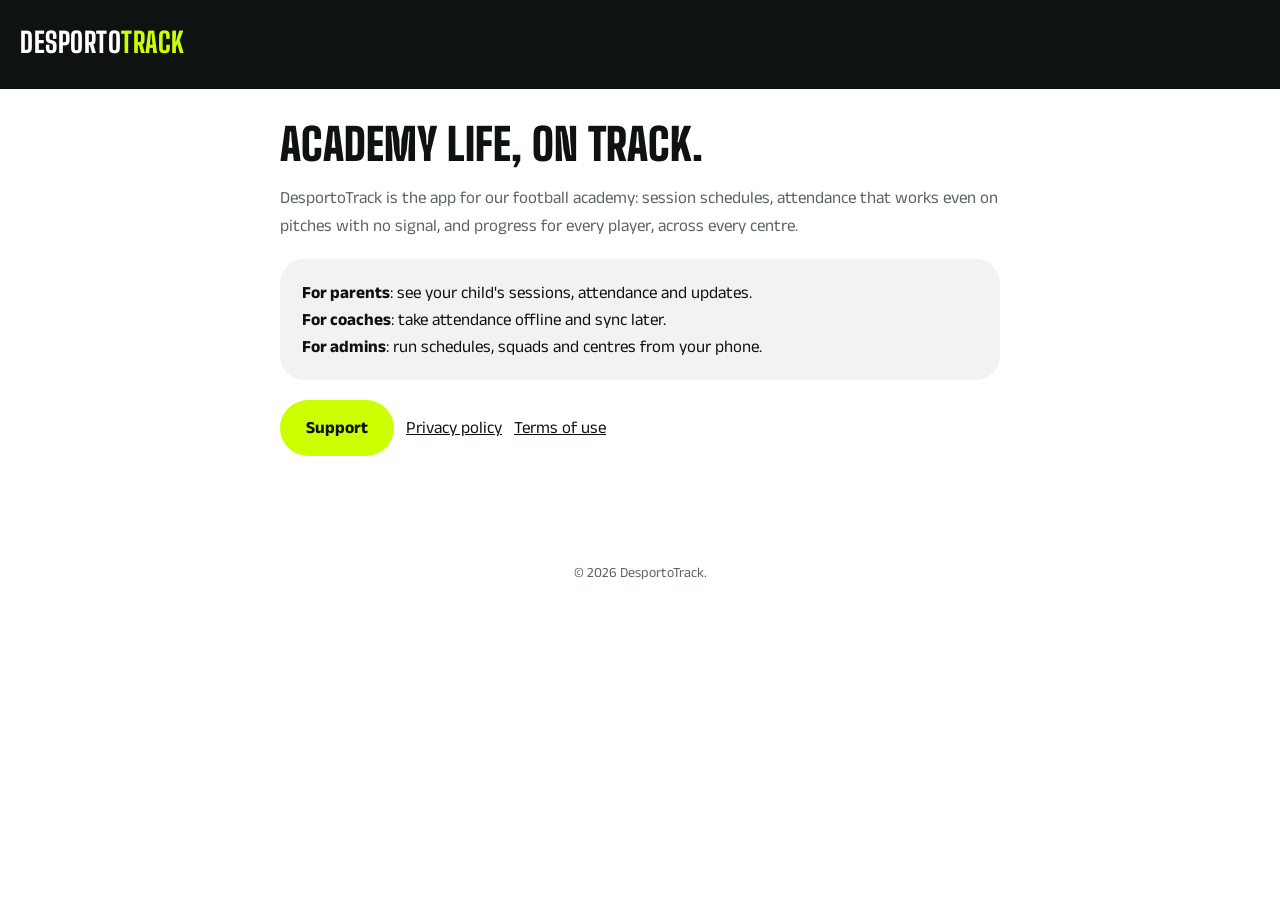
<file: index.html>
<!doctype html><html lang="en"><head><meta charset="utf-8"><meta name="viewport" content="width=device-width,initial-scale=1"><link rel="preconnect" href="https://fonts.googleapis.com"><link href="https://fonts.googleapis.com/css2?family=Anek+Latin:wght@400;600;700&family=Big+Shoulders+Display:wght@800;900&display=swap" rel="stylesheet"><link rel="stylesheet" href="style.css"><title>DesportoTrack</title></head><body><header><a href="./">DESPORTO<span>TRACK</span></a></header><main>
<h1>Academy life, on track.</h1>
<p class="muted">DesportoTrack is the app for our football academy: session schedules, attendance that works even on pitches with no signal, and progress for every player, across every centre.</p>
<div class="card"><strong>For parents</strong>: see your child's sessions, attendance and updates.<br><strong>For coaches</strong>: take attendance offline and sync later.<br><strong>For admins</strong>: run schedules, squads and centres from your phone.</div>
<p><a class="btn" href="support.html">Support</a> &nbsp; <a href="privacy.html">Privacy policy</a> &nbsp; <a href="terms.html">Terms of use</a></p>
</main><footer>© 2026 DesportoTrack.</footer></body></html>
</file>
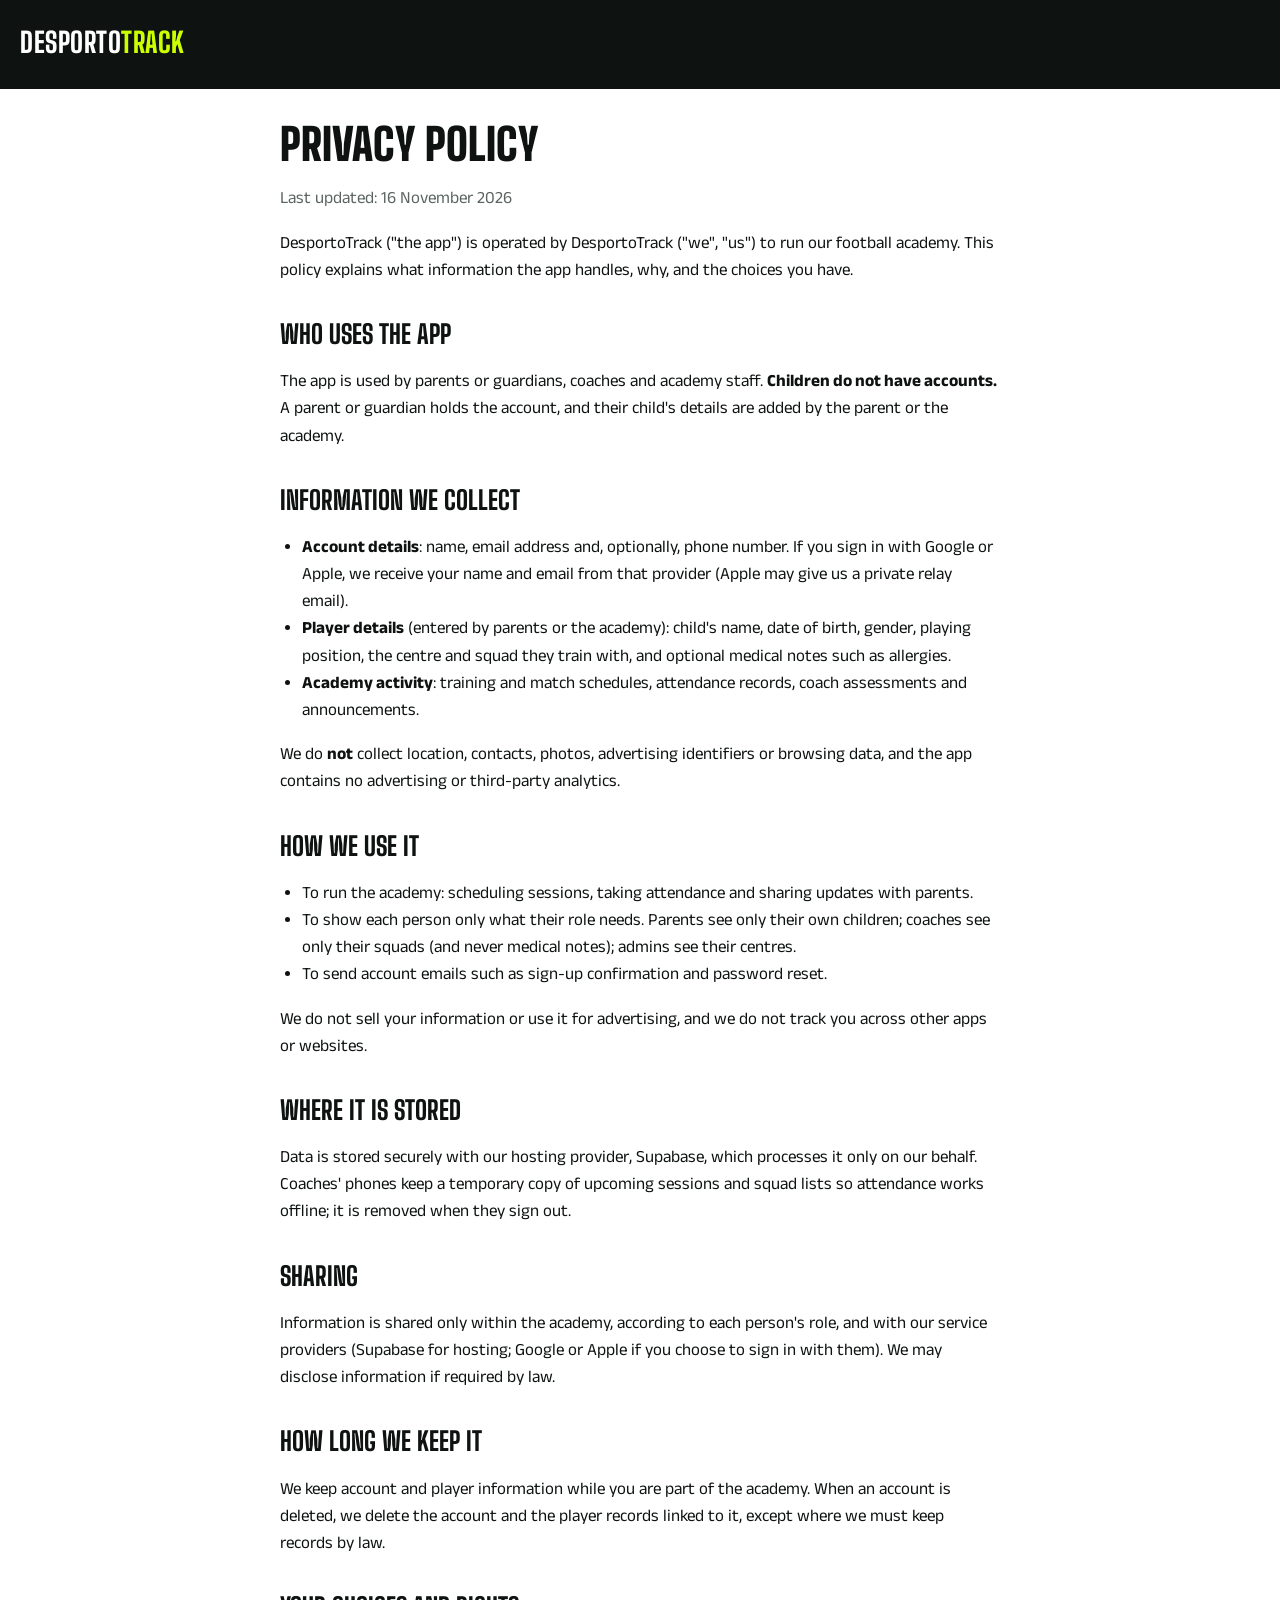
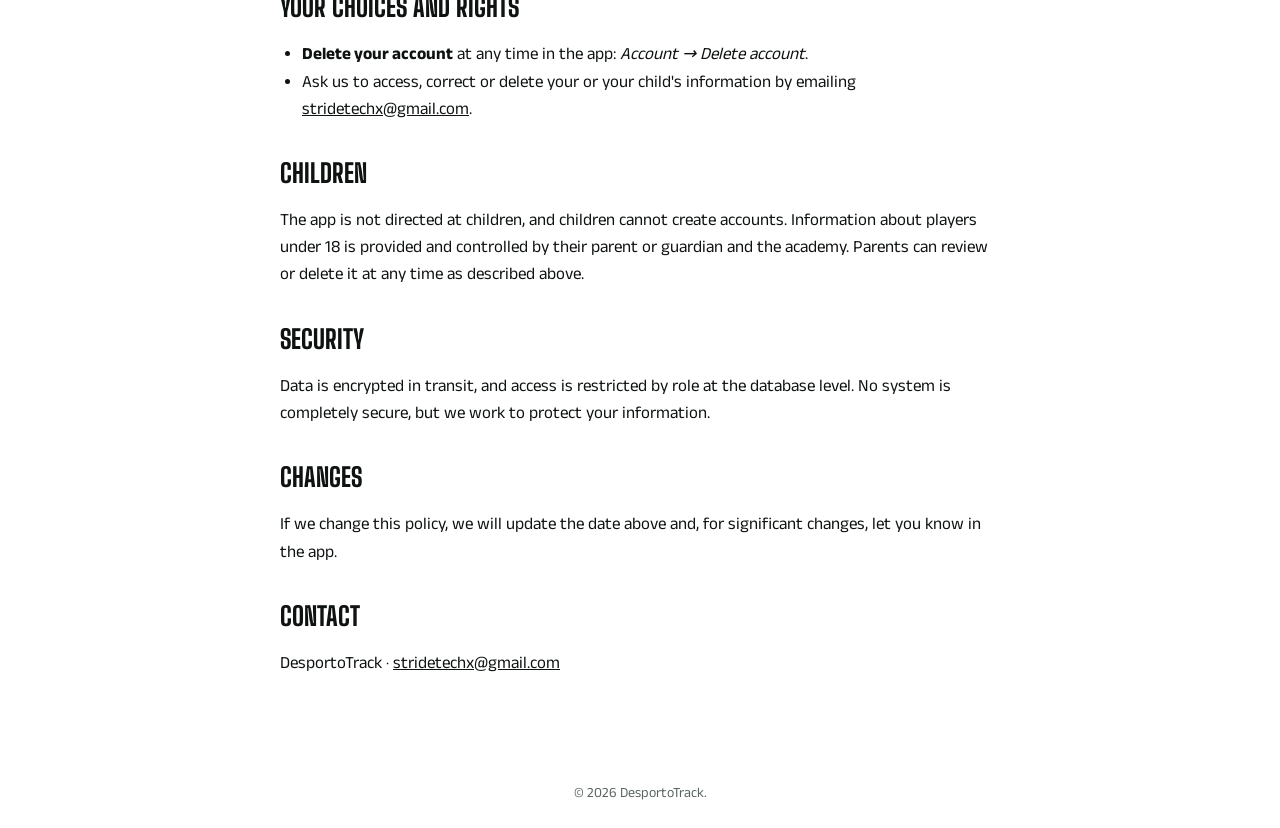
<file: privacy.html>
<!doctype html><html lang="en"><head><meta charset="utf-8"><meta name="viewport" content="width=device-width,initial-scale=1"><link rel="preconnect" href="https://fonts.googleapis.com"><link href="https://fonts.googleapis.com/css2?family=Anek+Latin:wght@400;600;700&family=Big+Shoulders+Display:wght@800;900&display=swap" rel="stylesheet"><link rel="stylesheet" href="style.css"><title>DesportoTrack Privacy Policy</title></head><body><header><a href="./">DESPORTO<span>TRACK</span></a></header><main>
<h1>Privacy policy</h1>
<p class="muted">Last updated: 16 November 2026</p>
<p>DesportoTrack ("the app") is operated by DesportoTrack ("we", "us") to run our football academy. This policy explains what information the app handles, why, and the choices you have.</p>

<h2>Who uses the app</h2>
<p>The app is used by parents or guardians, coaches and academy staff. <strong>Children do not have accounts.</strong> A parent or guardian holds the account, and their child's details are added by the parent or the academy.</p>

<h2>Information we collect</h2>
<ul>
<li><strong>Account details</strong>: name, email address and, optionally, phone number. If you sign in with Google or Apple, we receive your name and email from that provider (Apple may give us a private relay email).</li>
<li><strong>Player details</strong> (entered by parents or the academy): child's name, date of birth, gender, playing position, the centre and squad they train with, and optional medical notes such as allergies.</li>
<li><strong>Academy activity</strong>: training and match schedules, attendance records, coach assessments and announcements.</li>
</ul>
<p>We do <strong>not</strong> collect location, contacts, photos, advertising identifiers or browsing data, and the app contains no advertising or third-party analytics.</p>

<h2>How we use it</h2>
<ul>
<li>To run the academy: scheduling sessions, taking attendance and sharing updates with parents.</li>
<li>To show each person only what their role needs. Parents see only their own children; coaches see only their squads (and never medical notes); admins see their centres.</li>
<li>To send account emails such as sign-up confirmation and password reset.</li>
</ul>
<p>We do not sell your information or use it for advertising, and we do not track you across other apps or websites.</p>

<h2>Where it is stored</h2>
<p>Data is stored securely with our hosting provider, Supabase, which processes it only on our behalf. Coaches' phones keep a temporary copy of upcoming sessions and squad lists so attendance works offline; it is removed when they sign out.</p>

<h2>Sharing</h2>
<p>Information is shared only within the academy, according to each person's role, and with our service providers (Supabase for hosting; Google or Apple if you choose to sign in with them). We may disclose information if required by law.</p>

<h2>How long we keep it</h2>
<p>We keep account and player information while you are part of the academy. When an account is deleted, we delete the account and the player records linked to it, except where we must keep records by law.</p>

<h2>Your choices and rights</h2>
<ul>
<li><strong>Delete your account</strong> at any time in the app: <em>Account → Delete account</em>.</li>
<li>Ask us to access, correct or delete your or your child's information by emailing <a href="mailto:stridetechx@gmail.com">stridetechx@gmail.com</a>.</li>
</ul>

<h2>Children</h2>
<p>The app is not directed at children, and children cannot create accounts. Information about players under 18 is provided and controlled by their parent or guardian and the academy. Parents can review or delete it at any time as described above.</p>

<h2>Security</h2>
<p>Data is encrypted in transit, and access is restricted by role at the database level. No system is completely secure, but we work to protect your information.</p>

<h2>Changes</h2>
<p>If we change this policy, we will update the date above and, for significant changes, let you know in the app.</p>

<h2>Contact</h2>
<p>DesportoTrack · <a href="mailto:stridetechx@gmail.com">stridetechx@gmail.com</a></p>
</main><footer>© 2026 DesportoTrack.</footer></body></html>
</file>
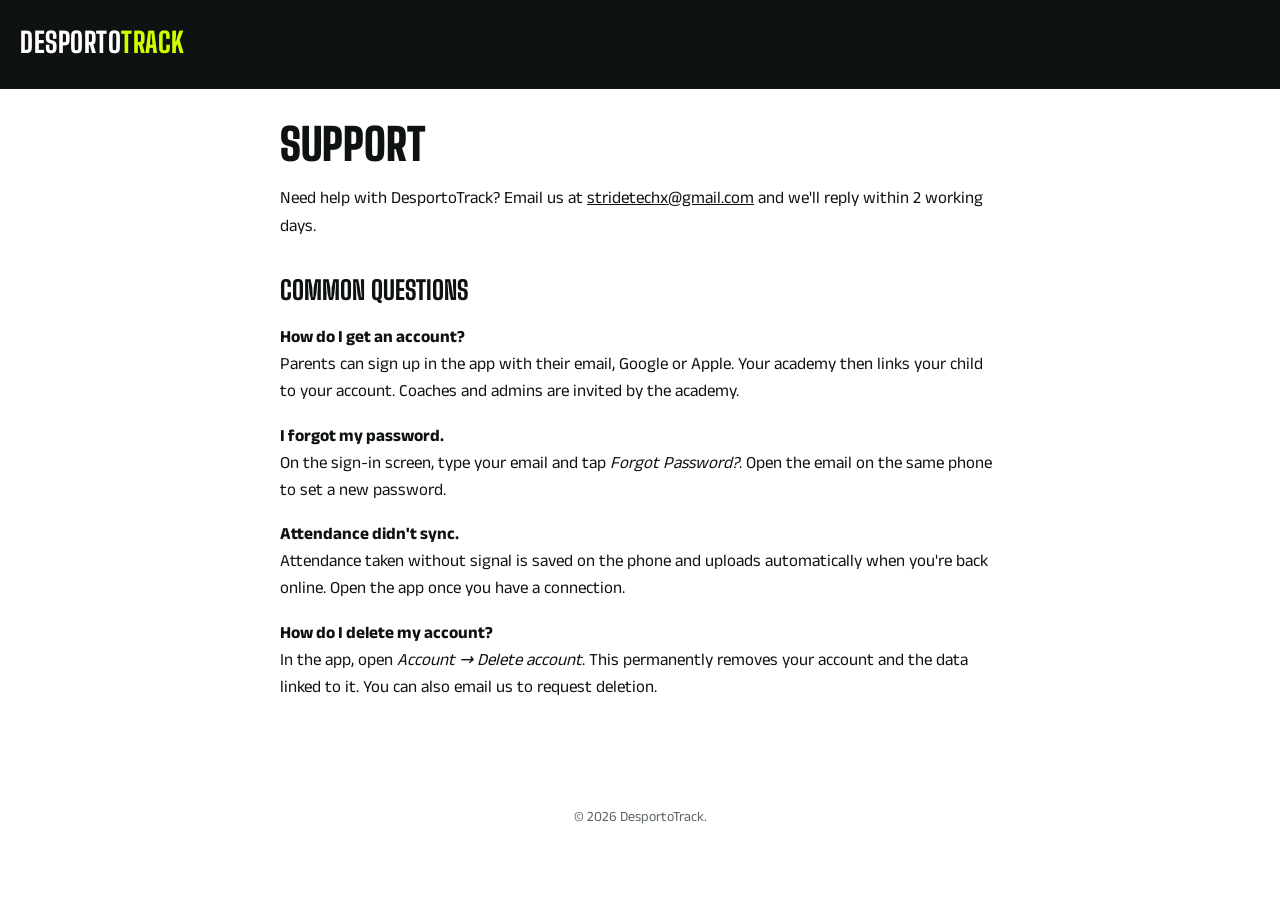
<file: support.html>
<!doctype html><html lang="en"><head><meta charset="utf-8"><meta name="viewport" content="width=device-width,initial-scale=1"><link rel="preconnect" href="https://fonts.googleapis.com"><link href="https://fonts.googleapis.com/css2?family=Anek+Latin:wght@400;600;700&family=Big+Shoulders+Display:wght@800;900&display=swap" rel="stylesheet"><link rel="stylesheet" href="style.css"><title>DesportoTrack Support</title></head><body><header><a href="./">DESPORTO<span>TRACK</span></a></header><main>
<h1>Support</h1>
<p>Need help with DesportoTrack? Email us at <a href="mailto:stridetechx@gmail.com">stridetechx@gmail.com</a> and we'll reply within 2 working days.</p>
<h2>Common questions</h2>
<p><strong>How do I get an account?</strong><br>Parents can sign up in the app with their email, Google or Apple. Your academy then links your child to your account. Coaches and admins are invited by the academy.</p>
<p><strong>I forgot my password.</strong><br>On the sign-in screen, type your email and tap <em>Forgot Password?</em>. Open the email on the same phone to set a new password.</p>
<p><strong>Attendance didn't sync.</strong><br>Attendance taken without signal is saved on the phone and uploads automatically when you're back online. Open the app once you have a connection.</p>
<p id="delete"><strong>How do I delete my account?</strong><br>In the app, open <em>Account → Delete account</em>. This permanently removes your account and the data linked to it. You can also email us to request deletion.</p>
</main><footer>© 2026 DesportoTrack.</footer></body></html>
</file>
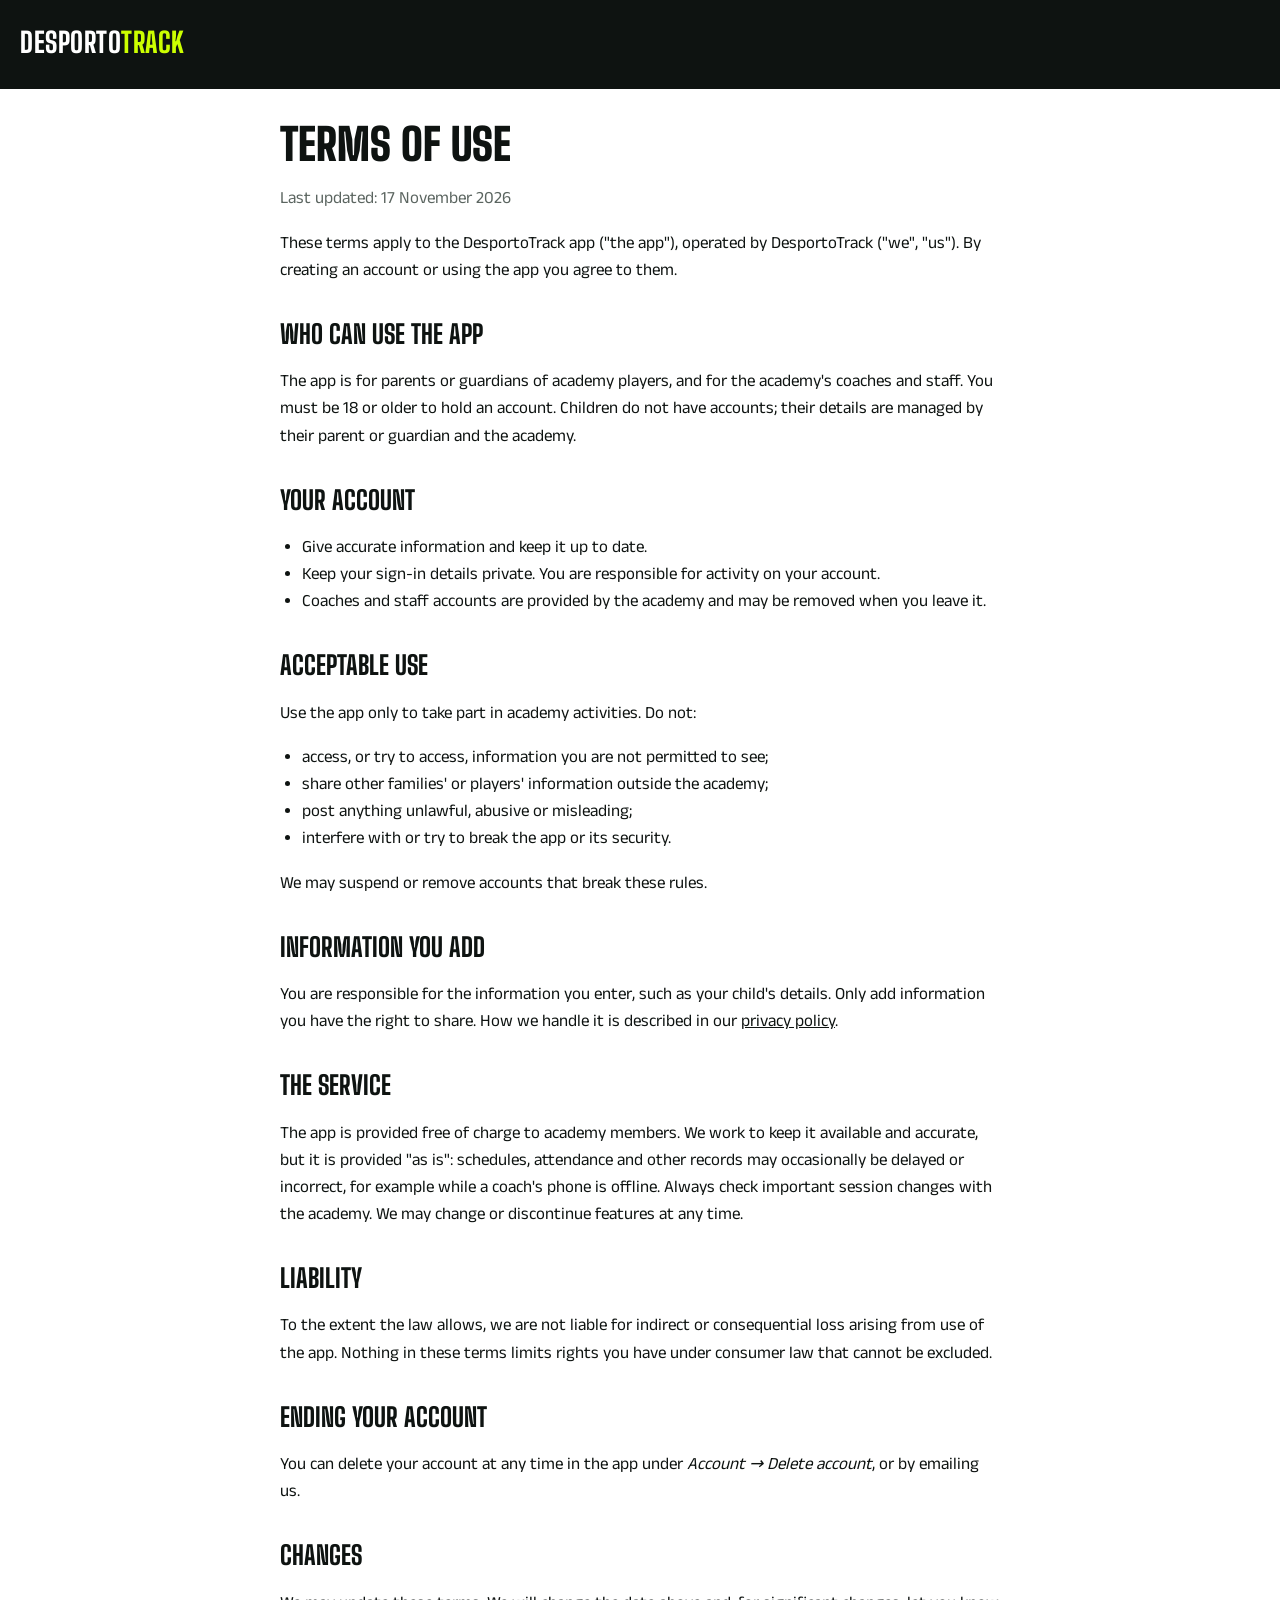
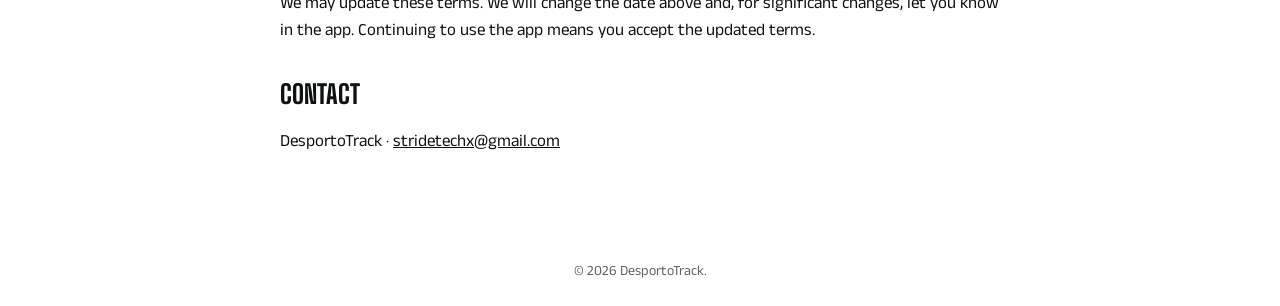
<file: terms.html>
<!doctype html><html lang="en"><head><meta charset="utf-8"><meta name="viewport" content="width=device-width,initial-scale=1"><link rel="preconnect" href="https://fonts.googleapis.com"><link href="https://fonts.googleapis.com/css2?family=Anek+Latin:wght@400;600;700&family=Big+Shoulders+Display:wght@800;900&display=swap" rel="stylesheet"><link rel="stylesheet" href="style.css"><title>DesportoTrack Terms of Use</title></head><body><header><a href="./">DESPORTO<span>TRACK</span></a></header><main>
<h1>Terms of use</h1>
<p class="muted">Last updated: 17 November 2026</p>
<p>These terms apply to the DesportoTrack app ("the app"), operated by DesportoTrack ("we", "us"). By creating an account or using the app you agree to them.</p>

<h2>Who can use the app</h2>
<p>The app is for parents or guardians of academy players, and for the academy's coaches and staff. You must be 18 or older to hold an account. Children do not have accounts; their details are managed by their parent or guardian and the academy.</p>

<h2>Your account</h2>
<ul>
<li>Give accurate information and keep it up to date.</li>
<li>Keep your sign-in details private. You are responsible for activity on your account.</li>
<li>Coaches and staff accounts are provided by the academy and may be removed when you leave it.</li>
</ul>

<h2>Acceptable use</h2>
<p>Use the app only to take part in academy activities. Do not:</p>
<ul>
<li>access, or try to access, information you are not permitted to see;</li>
<li>share other families' or players' information outside the academy;</li>
<li>post anything unlawful, abusive or misleading;</li>
<li>interfere with or try to break the app or its security.</li>
</ul>
<p>We may suspend or remove accounts that break these rules.</p>

<h2>Information you add</h2>
<p>You are responsible for the information you enter, such as your child's details. Only add information you have the right to share. How we handle it is described in our <a href="privacy.html">privacy policy</a>.</p>

<h2>The service</h2>
<p>The app is provided free of charge to academy members. We work to keep it available and accurate, but it is provided "as is": schedules, attendance and other records may occasionally be delayed or incorrect, for example while a coach's phone is offline. Always check important session changes with the academy. We may change or discontinue features at any time.</p>

<h2>Liability</h2>
<p>To the extent the law allows, we are not liable for indirect or consequential loss arising from use of the app. Nothing in these terms limits rights you have under consumer law that cannot be excluded.</p>

<h2>Ending your account</h2>
<p>You can delete your account at any time in the app under <em>Account → Delete account</em>, or by emailing us.</p>

<h2>Changes</h2>
<p>We may update these terms. We will change the date above and, for significant changes, let you know in the app. Continuing to use the app means you accept the updated terms.</p>

<h2>Contact</h2>
<p>DesportoTrack · <a href="mailto:stridetechx@gmail.com">stridetechx@gmail.com</a></p>
</main><footer>© 2026 DesportoTrack.</footer></body></html>
</file>
<file: style.css>
:root { --lime:#CCFF00; --ink:#0E1311; --field:#F1F3F2; --muted:#5B6560; }
* { box-sizing: border-box; }
body { margin:0; background:#fff; color:var(--ink); font:17px/1.6 "Anek Latin", system-ui, -apple-system, sans-serif; }
header { background:var(--ink); padding:28px 20px; }
header a { color:#fff; text-decoration:none; font:800 28px/1 "Big Shoulders Display", Impact, sans-serif; letter-spacing:.5px; }
header a span { color:var(--lime); }
main { max-width:760px; margin:0 auto; padding:32px 20px 64px; }
h1 { font:900 44px/1.05 "Big Shoulders Display", Impact, sans-serif; text-transform:uppercase; margin:0 0 8px; }
h2 { font:800 26px/1.2 "Big Shoulders Display", Impact, sans-serif; text-transform:uppercase; margin:36px 0 8px; }
.muted { color:var(--muted); }
.card { background:var(--field); border-radius:24px; padding:20px 22px; margin:20px 0; }
a { color:var(--ink); }
.btn { display:inline-block; background:var(--lime); color:var(--ink); padding:14px 26px; border-radius:28px; font-weight:700; text-decoration:none; }
ul { padding-left:22px; }
footer { color:var(--muted); font-size:14px; text-align:center; padding:24px; }
</file>
